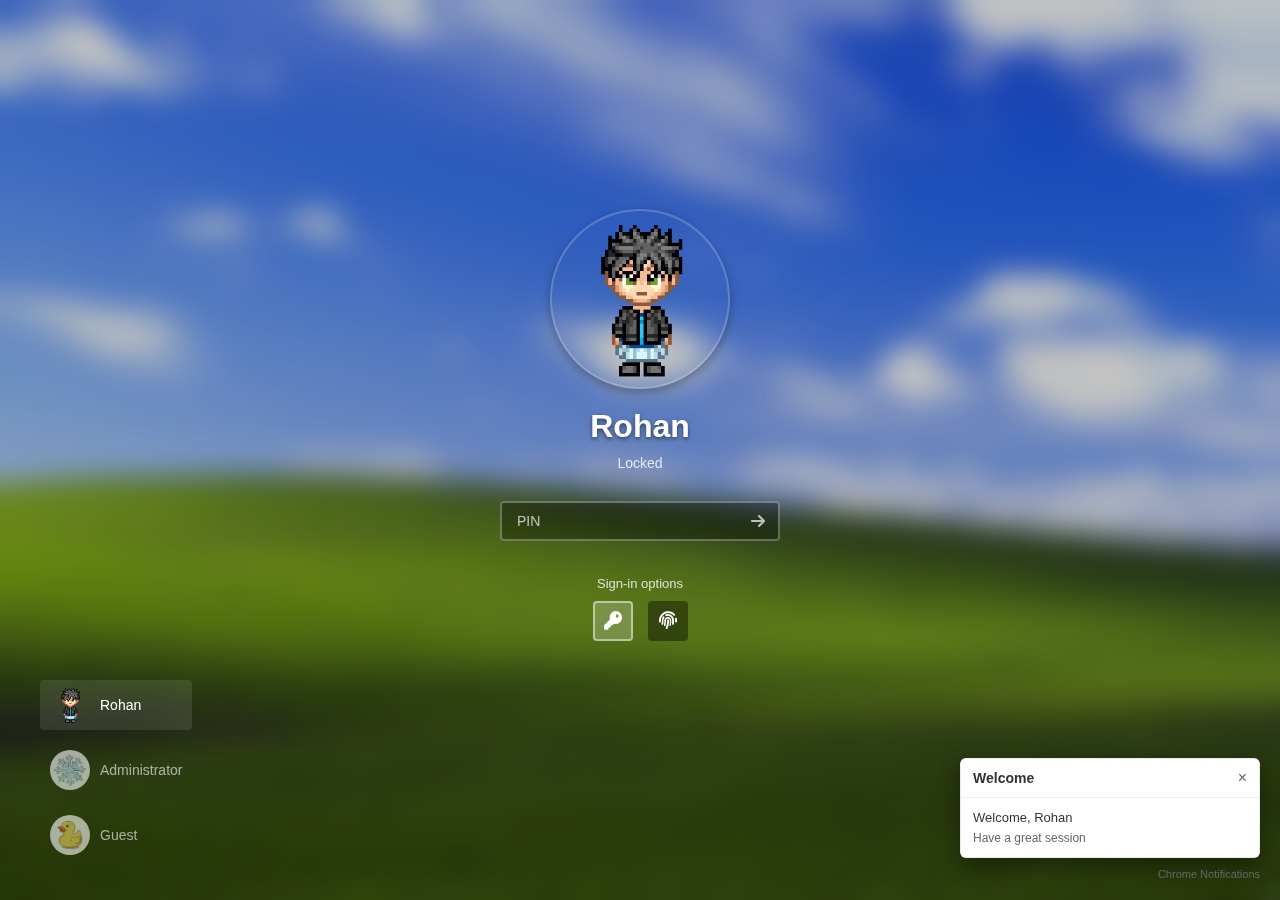
<file: index.html>
<!DOCTYPE html>
<html lang="en">
<head>
    <meta charset="UTF-8">
    <meta name="viewport" content="width=device-width, initial-scale=1.0">
    <title>Windows Login</title>
    <link rel="stylesheet" href="style.css">
    <link rel="stylesheet" href="https://cdnjs.cloudflare.com/ajax/libs/font-awesome/6.4.0/css/all.min.css">
</head>
<body>
    <div class="background-overlay"></div>
    
    <div class="login-wrapper">
        <div class="notifications" id="notifications">
            <div class="notif-card">
                <div class="notif-header">
                    <div class="notif-title">Welcome</div>
                    <button class="notif-close" id="notifClose">×</button>
                </div>
                <div class="notif-body">
                    <div id="notifMessage">Welcome, Rohan</div>
                    <div class="notif-subtitle">Have a great session</div>
                </div>
            </div>
            <div class="notif-footer">Chrome Notifications</div>
        </div>
        <div class="login-container" id="loginContainer">
            <div class="user-profile">
                <img src="./avatar.png" alt="User" class="user-avatar" id="currentAvatar">
                <h2 class="user-name" id="currentName">Rohan</h2>
                <div class="login-status" id="loginStatus">Locked</div>
            </div>

            <div class="input-group">
                <input type="password" placeholder="PIN" class="password-input">
                <a href="login.html" class="submit-btn"><i class="fa-solid fa-arrow-right"></i></a>
            </div>
            
            <div class="signin-options">
                <p>Sign-in options</p>
                <div class="option-buttons">
                    <button class="option-btn selected"><i class="fa-solid fa-key"></i></button>
                    <button class="option-btn"><i class="fa-solid fa-fingerprint"></i></button>
                </div>
            </div>
        </div>

        <div class="user-list">
            <div class="user-item active" onclick="selectUser('Rohan', './frog.jpg')">
                <img src="./avatar.png" alt="Rohan">
                <span>Rohan</span>
            </div>
            <div class="user-item" onclick="selectUser('Administrator', './snowflakes.jpg')">
                <img src="./snowflakes.jpg" alt="Admin">
                <span>Administrator</span>
            </div>
            <div class="user-item" onclick="selectUser('Guest', './download.jpg')">
                <img src="./download.jpg" alt="Guest">
                <span>Guest</span>
            </div>
        </div>

        <div class="footer-actions">
            <div class="action-btn" title="Internet">
                <i class="fa-solid fa-wifi"></i>
            </div>
            <div class="action-btn" title="Accessibility">
                <i class="fa-brands fa-accessible-icon"></i>
            </div>
            <div class="action-btn" title="Power">
                <i class="fa-solid fa-power-off"></i>
            </div>
        </div>
    </div>

    <script>
        document.addEventListener('DOMContentLoaded', function () {
            var panel = document.getElementById('notifications');
            var closeBtn = document.getElementById('notifClose');
            panel.style.display = 'block';
            closeBtn.addEventListener('click', function () {
                panel.style.display = 'none';
            });
        });

        function updateWelcome(name) {
            var msg = document.getElementById('notifMessage');
            var panel = document.getElementById('notifications');
            if (msg) msg.innerText = 'Welcome, ' + name;
            if (panel && panel.style.display === 'none') {
                panel.style.display = 'block';
            }
        }

        function selectUser(name, imageSrc) {
            document.getElementById('currentName').innerText = name;
            document.getElementById('currentAvatar').src = imageSrc;
            updateWelcome(name);
            
            // Update active state in list
            document.querySelectorAll('.user-item').forEach(item => {
                item.classList.remove('active');
                if(item.querySelector('span').innerText === name) {
                    item.classList.add('active');
                }
            });
        }
    </script>
</body>
</html>
</file>
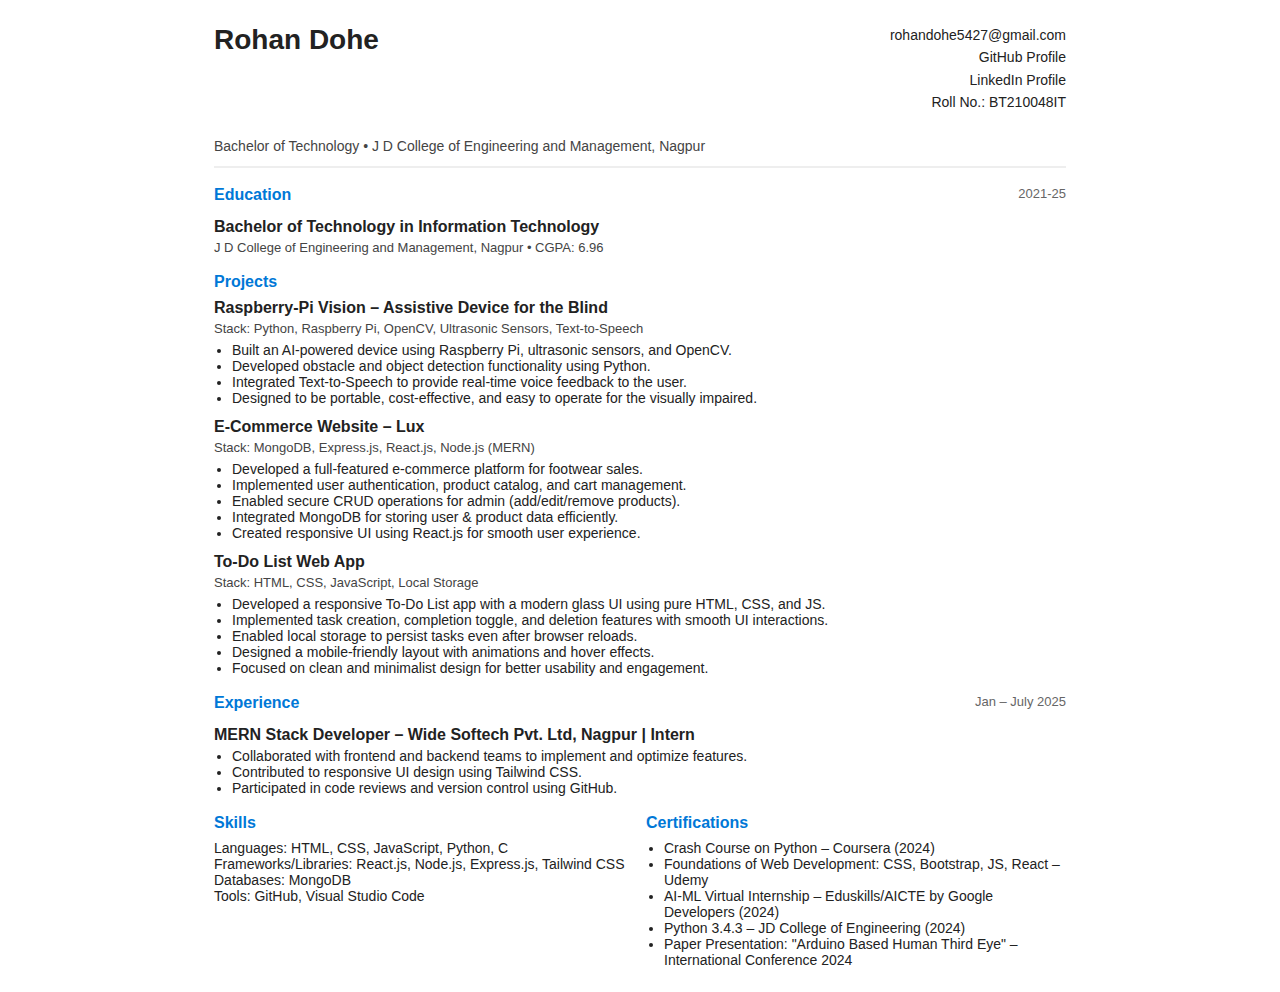
<file: resume/index.html>
<!DOCTYPE html>
<html lang="en">
<head>
    <meta charset="UTF-8">
    <meta name="viewport" content="width=device-width, initial-scale=1.0">
    <title>Resume</title>
    <style>
        * { box-sizing: border-box; }
        body {
            margin: 0;
            font-family: 'Segoe UI', Tahoma, Geneva, Verdana, sans-serif;
            color: #222;
            background: #fff;
        }
        .resume {
            max-width: 900px;
            margin: 0 auto;
            padding: 24px;
        }
        .header {
            display: grid;
            grid-template-columns: 1fr 1fr;
            grid-gap: 16px;
            align-items: start;
            border-bottom: 2px solid #eee;
            padding-bottom: 12px;
            margin-bottom: 16px;
        }
        .name {
            font-size: 28px;
            font-weight: 700;
        }
        .contacts {
            text-align: right;
            font-size: 14px;
            line-height: 1.6;
        }
        .college {
            grid-column: 1 / -1;
            font-size: 14px;
            margin-top: 8px;
            color: #444;
        }
        .section {
            margin-top: 18px;
        }
        .section-title {
            font-weight: 700;
            color: #0078d7;
            margin-bottom: 8px;
            font-size: 16px;
        }
        .row {
            display: grid;
            grid-template-columns: 1fr auto;
            align-items: start;
            gap: 8px;
            margin-bottom: 6px;
        }
        .meta {
            color: #666;
            font-size: 13px;
            text-align: right;
        }
        .item {
            margin-bottom: 12px;
        }
        .item-title {
            font-weight: 600;
            margin-bottom: 4px;
        }
        .stack {
            font-size: 13px;
            color: #444;
            margin-bottom: 6px;
        }
        ul {
            margin: 0;
            padding-left: 18px;
            font-size: 14px;
        }
        .grid-2 {
            display: grid;
            grid-template-columns: 1fr 1fr;
            gap: 12px;
        }
        .list {
            font-size: 14px;
        }
    </style>
</head>
<body>
    <div class="resume">
        <div class="header">
            <div class="name">Rohan Dohe</div>
            <div class="contacts">
                rohandohe5427@gmail.com<br>
                GitHub Profile<br>
                LinkedIn Profile<br>
                Roll No.: BT210048IT
            </div>
            <div class="college">
                Bachelor of Technology • J D College of Engineering and Management, Nagpur
            </div>
        </div>

        <div class="section">
            <div class="row">
                <div class="section-title">Education</div>
                <div class="meta">2021-25</div>
            </div>
            <div class="item">
                <div class="item-title">Bachelor of Technology in Information Technology</div>
                <div class="stack">J D College of Engineering and Management, Nagpur • CGPA: 6.96</div>
            </div>
        </div>

        <div class="section">
            <div class="section-title">Projects</div>

            <div class="item">
                <div class="item-title">Raspberry-Pi Vision – Assistive Device for the Blind</div>
                <div class="stack">Stack: Python, Raspberry Pi, OpenCV, Ultrasonic Sensors, Text-to-Speech</div>
                <ul>
                    <li>Built an AI-powered device using Raspberry Pi, ultrasonic sensors, and OpenCV.</li>
                    <li>Developed obstacle and object detection functionality using Python.</li>
                    <li>Integrated Text-to-Speech to provide real-time voice feedback to the user.</li>
                    <li>Designed to be portable, cost-effective, and easy to operate for the visually impaired.</li>
                </ul>
            </div>

            <div class="item">
                <div class="item-title">E-Commerce Website – Lux</div>
                <div class="stack">Stack: MongoDB, Express.js, React.js, Node.js (MERN)</div>
                <ul>
                    <li>Developed a full-featured e-commerce platform for footwear sales.</li>
                    <li>Implemented user authentication, product catalog, and cart management.</li>
                    <li>Enabled secure CRUD operations for admin (add/edit/remove products).</li>
                    <li>Integrated MongoDB for storing user & product data efficiently.</li>
                    <li>Created responsive UI using React.js for smooth user experience.</li>
                </ul>
            </div>

            <div class="item">
                <div class="item-title">To-Do List Web App</div>
                <div class="stack">Stack: HTML, CSS, JavaScript, Local Storage</div>
                <ul>
                    <li>Developed a responsive To-Do List app with a modern glass UI using pure HTML, CSS, and JS.</li>
                    <li>Implemented task creation, completion toggle, and deletion features with smooth UI interactions.</li>
                    <li>Enabled local storage to persist tasks even after browser reloads.</li>
                    <li>Designed a mobile-friendly layout with animations and hover effects.</li>
                    <li>Focused on clean and minimalist design for better usability and engagement.</li>
                </ul>
            </div>
        </div>

        <div class="section">
            <div class="row">
                <div class="section-title">Experience</div>
                <div class="meta">Jan – July 2025</div>
            </div>
            <div class="item">
                <div class="item-title">MERN Stack Developer – Wide Softech Pvt. Ltd, Nagpur | Intern</div>
                <ul>
                    <li>Collaborated with frontend and backend teams to implement and optimize features.</li>
                    <li>Contributed to responsive UI design using Tailwind CSS.</li>
                    <li>Participated in code reviews and version control using GitHub.</li>
                </ul>
            </div>
        </div>

        <div class="section grid-2">
            <div>
                <div class="section-title">Skills</div>
                <div class="list">
                    Languages: HTML, CSS, JavaScript, Python, C<br>
                    Frameworks/Libraries: React.js, Node.js, Express.js, Tailwind CSS<br>
                    Databases: MongoDB<br>
                    Tools: GitHub, Visual Studio Code
                </div>
            </div>
            <div>
                <div class="section-title">Certifications</div>
                <ul>
                    <li>Crash Course on Python – Coursera (2024)</li>
                    <li>Foundations of Web Development: CSS, Bootstrap, JS, React – Udemy</li>
                    <li>AI-ML Virtual Internship – Eduskills/AICTE by Google Developers (2024)</li>
                    <li>Python 3.4.3 – JD College of Engineering (2024)</li>
                    <li>Paper Presentation: "Arduino Based Human Third Eye" – International Conference 2024</li>
                </ul>
            </div>
        </div>
    </div>
</body>
</html>
</file>
<file: style.css>
* {
    margin: 0;
    padding: 0;
    box-sizing: border-box;
    font-family: 'Segoe UI', Tahoma, Geneva, Verdana, sans-serif;
}

body {
    height: 100vh;
    width: 100vw;
    background: url('./windows.jpg') no-repeat center center fixed;
    background-size: cover;
    overflow: hidden;
    display: flex;
    justify-content: center;
    align-items: center;
    color: white;
}

/* Dark overlay for better text contrast */
.background-overlay {
    position: absolute;
    top: 0;
    left: 0;
    width: 100%;
    height: 100%;
    background: rgba(0, 0, 0, 0.2);
    backdrop-filter: blur(15px); /* Strong blur for login screen effect */
    z-index: 0;
}

.login-wrapper {
    position: relative;
    z-index: 1;
    width: 100%;
    height: 100%;
    display: flex;
    flex-direction: column;
    justify-content: center;
    align-items: center;
}

/* Main Login Container */
.login-container {
    display: flex;
    flex-direction: column;
    align-items: center;
    gap: 20px;
    margin-bottom: 50px;
    animation: fadeIn 0.5s ease-out;
}

@keyframes fadeIn {
    from { opacity: 0; transform: scale(0.95); }
    to { opacity: 1; transform: scale(1); }
}

.user-profile {
    text-align: center;
}

.user-avatar {
    width: 180px;
    height: 180px;
    border-radius: 50%;
    object-fit: cover;
    margin-bottom: 15px;
    box-shadow: 0 4px 10px rgba(0,0,0,0.3);
    border: 2px solid rgba(255,255,255,0.2);
}

.user-name {
    font-size: 32px;
    font-weight: 600;
    margin-bottom: 10px;
    text-shadow: 0 2px 4px rgba(0,0,0,0.5);
}

.login-status {
    font-size: 14px;
    opacity: 0.8;
    margin-bottom: 10px;
}

.input-group {
    display: flex;
    align-items: center;
    background: rgba(0, 0, 0, 0.3);
    border: 2px solid rgba(255, 255, 255, 0.3);
    border-radius: 4px;
    padding: 0 5px;
    width: 280px;
    height: 40px;
    transition: border-color 0.2s, background 0.2s;
}

.input-group:focus-within {
    background: white;
    border-color: white;
}

.input-group:focus-within .password-input {
    color: black;
}

.password-input {
    flex: 1;
    background: transparent;
    border: none;
    outline: none;
    color: white;
    padding: 0 10px;
    font-size: 14px;
}

.password-input::placeholder {
    color: rgba(255, 255, 255, 0.7);
}

.input-group:focus-within .password-input::placeholder {
    color: #666;
}

.submit-btn {
    color: white; 
    text-decoration: none;
    padding: 8px;
    display: flex;
    align-items: center;
    justify-content: center;
    opacity: 0.7;
    transition: opacity 0.2s;
}

.input-group:focus-within .submit-btn {
    color: #333; 
    opacity: 1;
}

.submit-btn:hover {
    opacity: 1;
}


.signin-options {
    text-align: center;
    margin-top: 15px;
}

.signin-options p {
    font-size: 13px;
    margin-bottom: 10px;
    opacity: 0.8;
    cursor: pointer;
}

.signin-options p:hover {
    opacity: 1;
}

.option-buttons {
    display: flex;
    justify-content: center;
    gap: 15px;
}

.option-btn {
    background: rgba(0,0,0,0.4);
    border: 2px solid transparent;
    color: white;
    width: 40px;
    height: 40px;
    border-radius: 4px;
    cursor: pointer;
    transition: all 0.2s;
    font-size: 18px;
}

.option-btn:hover {
    background: rgba(255,255,255,0.1);
}

.option-btn.selected {
    background: rgba(255,255,255,0.2);
    border-color: rgba(255,255,255,0.5);
}

.user-list {
    position: absolute;
    bottom: 40px;
    left: 40px;
    display: flex;
    flex-direction: column;
    gap: 15px;
}

.user-item {
    display: flex;
    align-items: center;
    gap: 10px;
    cursor: pointer;
    opacity: 0.6;
    transition: opacity 0.2s;
    padding: 5px 10px;
    border-radius: 4px;
}

.user-item:hover, .user-item.active {
    opacity: 1;
    background: rgba(255,255,255,0.1);
}

.user-item img {
    width: 40px;
    height: 40px;
    border-radius: 50%;
    object-fit: cover;
}

.user-item span {
    font-size: 14px;
    font-weight: 500;
}

.footer-actions {
    position: absolute;
    bottom: 40px;
    right: 40px;
    display: flex;
    gap: 25px;
}

.action-btn {
    font-size: 24px;
    cursor: pointer;
    opacity: 0.8;
    transition: transform 0.2s, opacity 0.2s;
}

.action-btn:hover {
    opacity: 1;
    transform: scale(1.1);
}

/* Bottom-right notifications (welcome) */
.notifications {
    position: absolute;
    bottom: 20px;
    right: 20px;
    z-index: 2;
    width: 300px;
    display: none;
}

.notif-card {
    background: #ffffff;
    color: #333;
    border-radius: 6px;
    box-shadow: 0 8px 20px rgba(0,0,0,0.35);
    margin-bottom: 10px;
    overflow: hidden;
    border: 1px solid rgba(0,0,0,0.08);
}

.notif-header {
    display: flex;
    align-items: center;
    justify-content: space-between;
    padding: 10px 12px;
    border-bottom: 1px solid #eee;
}

.notif-title {
    font-weight: 600;
    font-size: 14px;
}

.notif-close {
    background: transparent;
    border: none;
    font-size: 16px;
    color: #666;
    cursor: pointer;
}

.notif-body {
    padding: 12px;
    font-size: 13px;
}

.notif-subtitle {
    margin-top: 6px;
    color: #666;
    font-size: 12px;
}

.notif-footer {
    font-size: 11px;
    color: #666;
    display: flex;
    align-items: center;
    gap: 6px;
    justify-content: flex-end;
}
</file>
